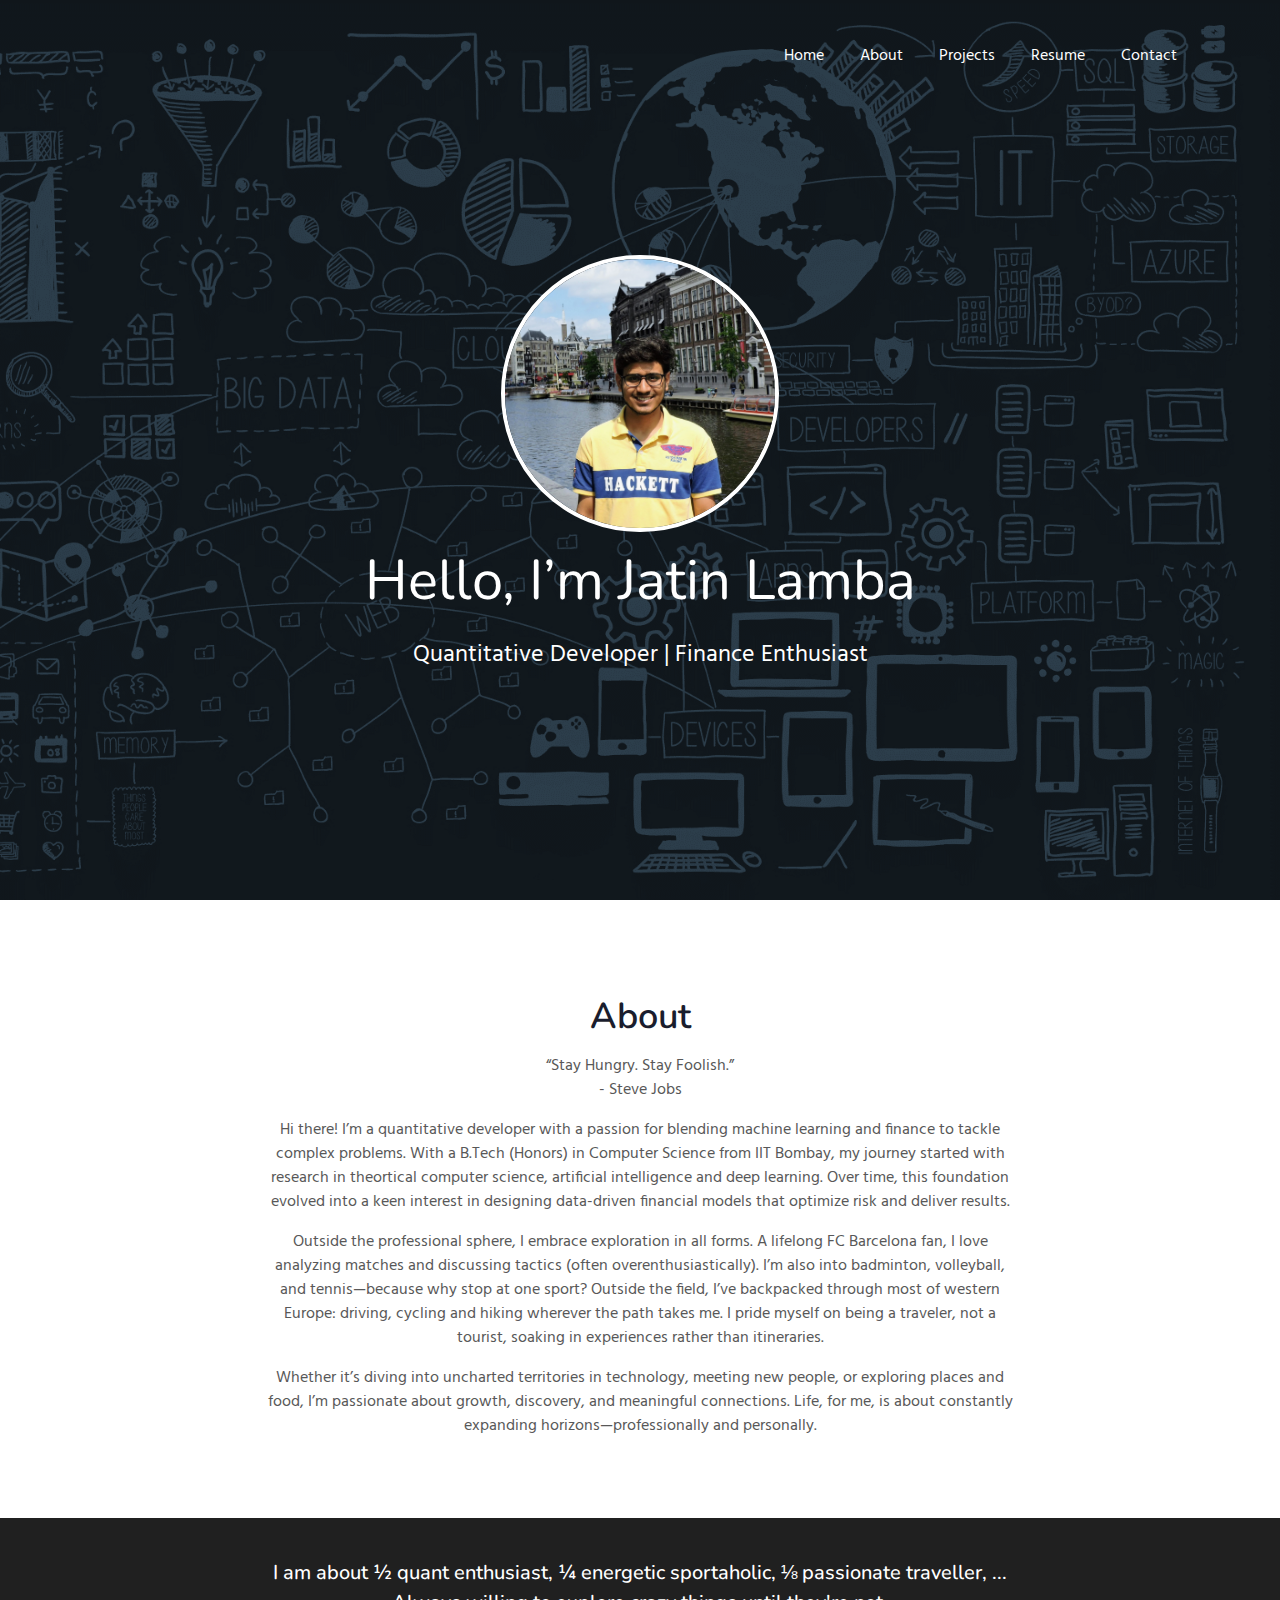
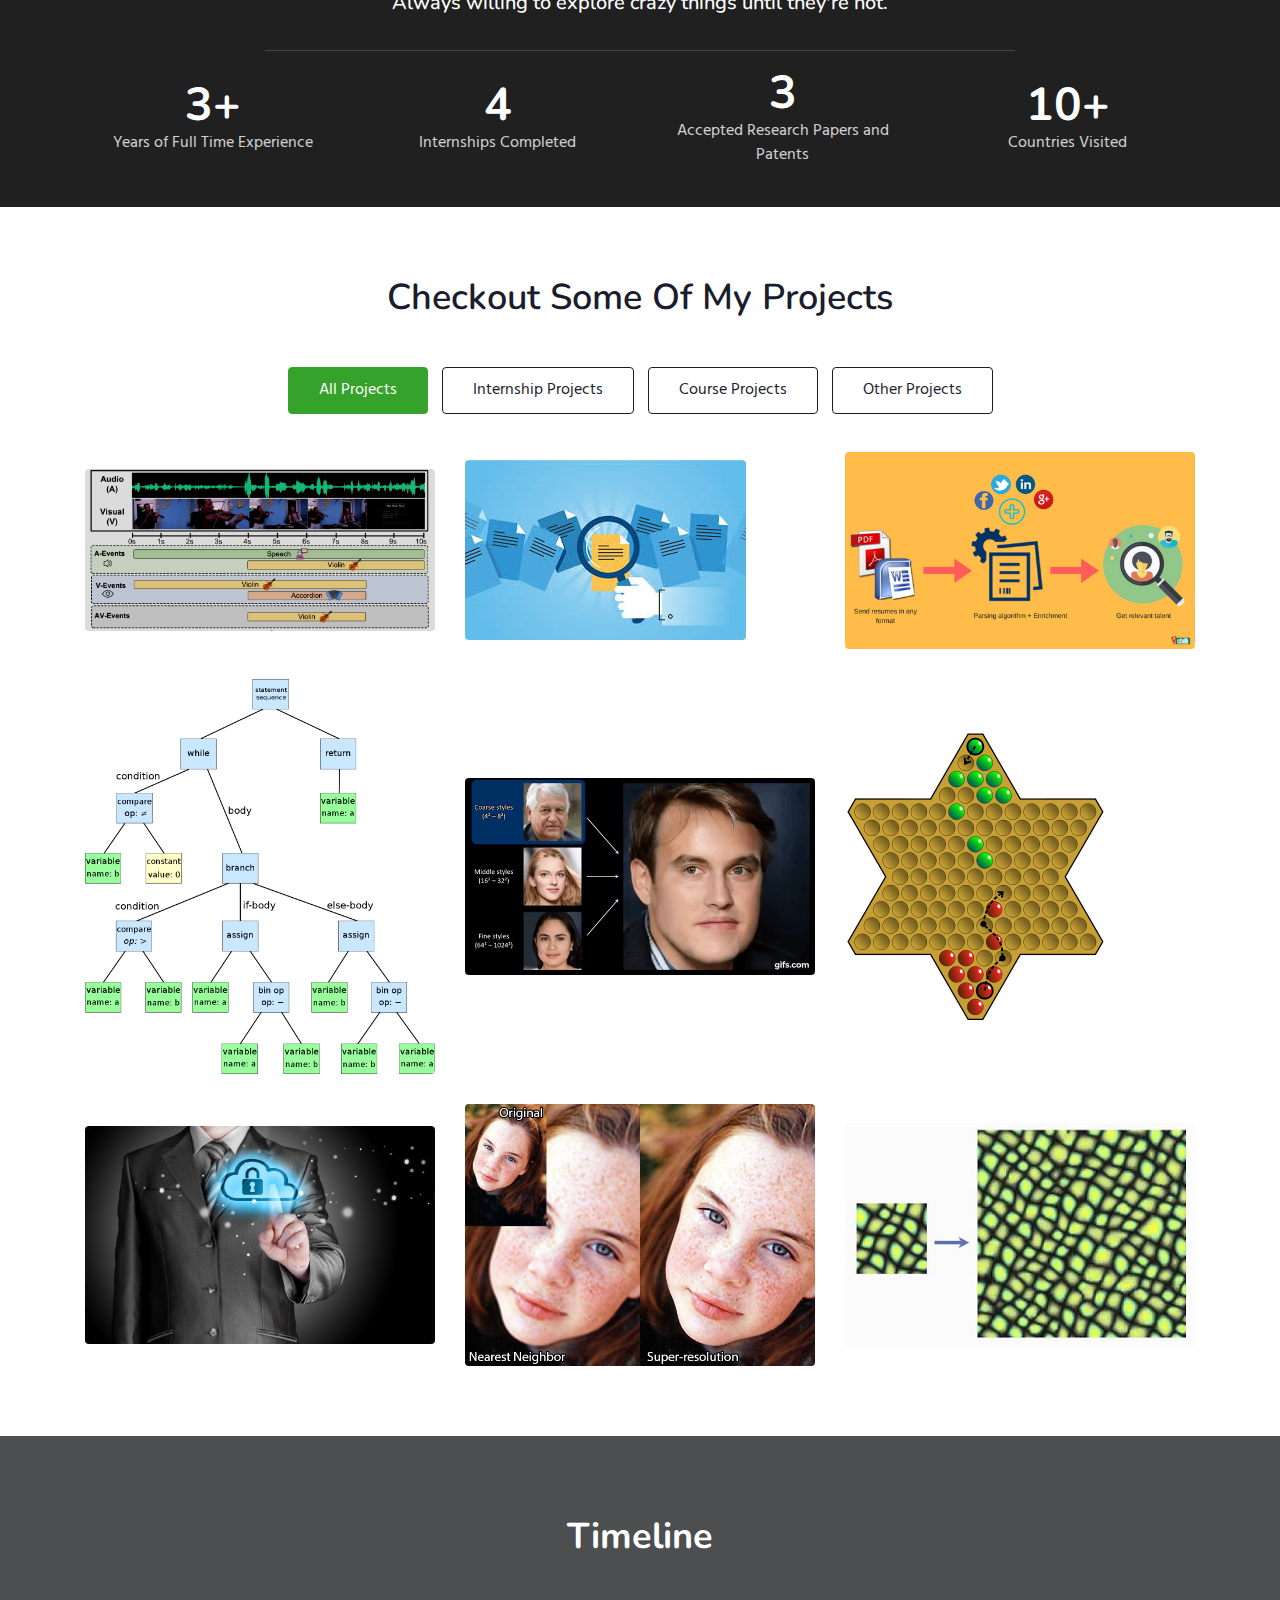
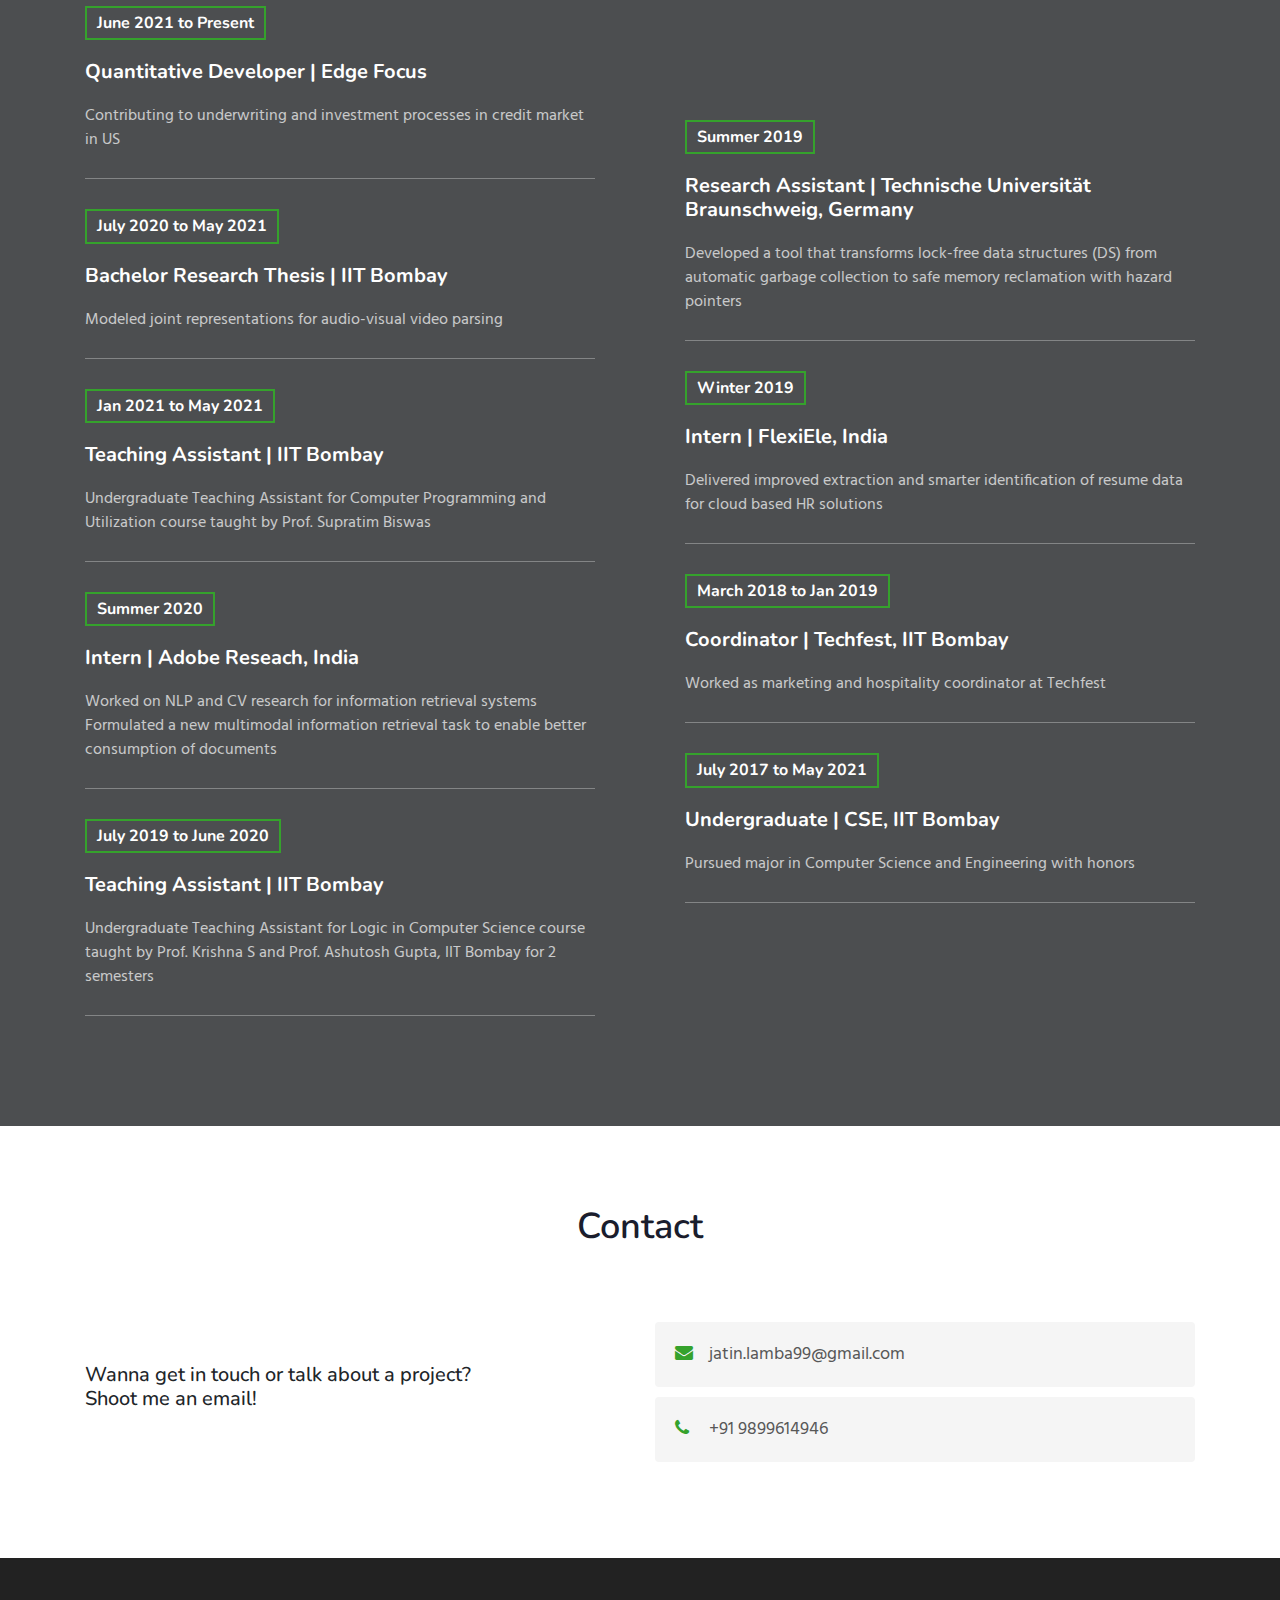
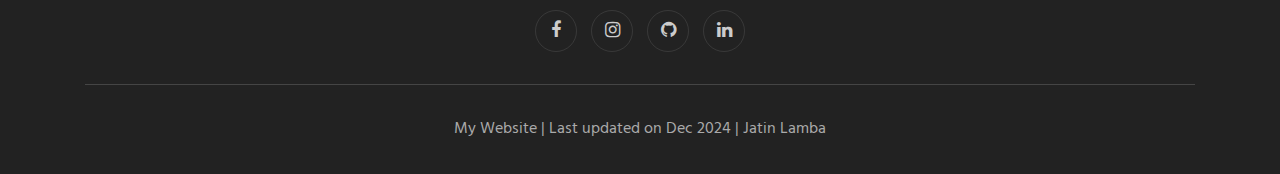
<file: index.html>
<!--
Author: W3layouts
Author URL: http://w3layouts.com
-->
<!doctype html>
<html lang="en">
  <head>
    <!-- Required meta tags -->
    <meta charset="utf-8">
    <meta name="viewport" content="width=device-width, initial-scale=1, shrink-to-fit=no">

    <title>Jatin Lamba</title>
    <!-- web fonts -->
    <link href="//fonts.googleapis.com/css?family=Nunito:400,600,700,800,900&display=swap" rel="stylesheet">
    <link href="//fonts.googleapis.com/css?family=Hind&display=swap" rel="stylesheet">
    <!-- //web fonts -->
    <!-- Template CSS -->
    <link rel="stylesheet" href="assets/css/style-starter.css">
  </head>
  <body>

<section class="w3l-bootstrap-header">
  <nav class="navbar navbar-expand-lg navbar-light py-lg-3 py-2">
    <div class="container">
      <!-- <a class="navbar-brand" href="index.html"> My Website</a> -->
      <!-- if logo is image enable this   
    <a class="navbar-brand" href="#index.html">
        <img src="image-path" alt="Your logo" title="Your logo" style="height:35px;" />
    </a> -->
      <button class="navbar-toggler" type="button" data-toggle="collapse" data-target="#navbarSupportedContent"
        aria-controls="navbarSupportedContent" aria-expanded="false" aria-label="Toggle navigation">
        <span class="navbar-toggler-icon fa fa-bars"></span>
      </button>

      <div class="collapse navbar-collapse" id="navbarSupportedContent">
        <ul class="navbar-nav ml-auto">
          <li class="nav-item">
            <a class="nav-link" href="index.html">Home</a>
          </li>
          <li class="nav-item">
            <a class="nav-link" href="#about">About</a>
          </li>
          <li class="nav-item">
            <a class="nav-link" href="#portfolio">Projects</a>
          </li>

          <li class="nav-item">
            <a class="nav-link" href="assets/jatin_lamba_resume.pdf">Resume</a>
          </li>
        
          <li class="nav-item">
            <a class="nav-link" href="#contact">Contact</a>
          </li>
        </ul>
        
      </div>
    </div>
  </nav>
</section>
 <!--  Main banner section -->
 <section class="w3l-main-banner" id="home">
  <div class="companies20-content">
    <div class="companies-wrapper">
        <div class="item">
         
            <div class="slider-info banner-view text-center">
              <div class="banner-info container">
                <img src="assets/images/dp.jpg" alt="about image" class="img-fluid">
                <h3 class="banner-text mt-5">Hello, I’m Jatin Lamba
                  </h3>
                  <p class="my-4 mb-5">Quantitative Developer | Finance Enthusiast </p><br>
               
              </div>
            </div>
          
        </div>
    </div>
  </div>
</section>
 <!--  //Main banner section -->
<section class="w3l-about" id="about">
<div class="skills-bars py-5">
 <div class="container py-md-3">
  <div class="heading text-center mx-auto">
    <h3 class="head">About</h3>
        <p class="my-3 head">“Stay Hungry. Stay Foolish.”
        <br>
        - Steve Jobs
        </p>
    <p class="my-3 head">
        Hi there! I’m a quantitative developer with a passion for blending machine learning and finance to tackle complex problems. With a B.Tech (Honors) in Computer Science from IIT Bombay, my journey started with research in theortical computer science, artificial intelligence and deep learning. Over time, this foundation evolved into a keen interest in designing data-driven financial models that optimize risk and deliver results.
        </p>
        <p class="my-3 head">
        Outside the professional sphere, I embrace exploration in all forms. A lifelong FC Barcelona fan, I love analyzing matches and discussing tactics (often overenthusiastically). I’m also into badminton, volleyball, and tennis—because why stop at one sport? Outside the field, I’ve backpacked through most of western Europe: driving, cycling and hiking wherever the path takes me. I pride myself on being a traveler, not a tourist, soaking in experiences rather than itineraries.
        </p>
        <p class="my-3 head">
        Whether it’s diving into uncharted territories in technology, meeting new people, or exploring places and food, I’m passionate about growth, discovery, and meaningful connections. Life, for me, is about constantly expanding horizons—professionally and personally.
    </p>
    </div>
    <!-- <h4 class="head text-center mx-auto" style="margin-top: 2em; border-top: 1px solid #454545; padding-top: 1em;">I've got some skills!</h4>
<div class="row mt-5 pt-3">
    <div class="col-lg-4 col-md-4 col-sm-6 skills-bar-grids mb-4 pb-2">
        <h4>C/C++</h4>
        <div class="progress">
        <div class="progress-bar progress-bar-striped bg-color" role="progressbar" style="width: 95% ;height:4px;" aria-valuenow="50" aria-valuemin="0" aria-valuemax="100">
      </div>
    </div>
</div>
    <div class="col-lg-4 col-md-4 col-sm-6 skills-bar-grids mb-4 pb-2">
        <h4>Python</h4>
        <div class="progress">
        <div class="progress-bar progress-bar-striped bg-color" role="progressbar" style="width: 90% ;height:4px;" aria-valuenow="50" aria-valuemin="0" aria-valuemax="100">
      </div>
    </div>
</div>
<div class="col-lg-4  col-md-4 col-sm-6 skills-bar-grids mb-4 pb-2">
    <h4>Pytorch</h4>
    <div class="progress">
    <div class="progress-bar progress-bar-striped bg-color" role="progressbar" style="width: 85% ;height:4px;" aria-valuenow="50" aria-valuemin="0" aria-valuemax="100">
  </div>
</div>
</div>
<div class="col-lg-4  col-md-4 col-sm-6 skills-bar-grids mb-4 pb-2">
    <h4>Django/PostgreSQL</h4>
    <div class="progress">
    <div class="progress-bar progress-bar-striped bg-color" role="progressbar" style="width: 80% ;height:4px;" aria-valuenow="50" aria-valuemin="0" aria-valuemax="100">
  </div>
</div>
</div>
<div class="col-lg-4  col-md-4 col-sm-6 skills-bar-grids mb-4 pb-2">
    <h4>Bash</h4>
    <div class="progress">
    <div class="progress-bar progress-bar-striped bg-color" role="progressbar" style="width: 75% ;height:4px;" aria-valuenow="50" aria-valuemin="0" aria-valuemax="100">
  </div>
</div>
</div>
<div class="col-lg-4  col-md-4 col-sm-6 skills-bar-grids mb-4 pb-2">
    <h4>HTML5</h4>
    <div class="progress">
    <div class="progress-bar progress-bar-striped bg-color" role="progressbar" style="width: 75% ;height:4px;" aria-valuenow="50" aria-valuemin="0" aria-valuemax="100">
  </div>
</div>
</div>

 </div>
 </div>
</div> -->
</section>
    <!-- specifications -->
<section class="w3l-specifications-9">
    <div class="main-w3 py-4" id="stats">
        <div class="container py-md-3">
            <div class="heading text-center mx-auto" style="border-bottom: 1px solid #454545; padding-bottom: 2em; margin-bottom: 1em;">
                <h5 class="head text-white" style="line-height: 150%;">I am about &frac12 quant enthusiast, &frac14 energetic sportaholic, &#8539 passionate traveller, ...<br>
                Always willing to explore crazy things until they're not.</h5>
                <!-- <p class="my-3 head text-white"> I am about &frac12 computer science enthusiast, &frac14 traveller, &#8539 couch potato, ...</p> -->
              </div>
            
           <div class="main-cont-wthree-fea row ">
                <div class="grids-speci1 col-lg-3 col-6">
                    <div class="spec-2 text-center">
                    <h3 class="title-spe">3+</h3>
                    <p>Years of Full Time Experience</p>
                </div>
                </div>
                <div class="grids-speci1 las-t col-lg-3 col-6  mt-lg-0 mt-4">
                    <div class="spec-2 text-center">
                     
                        <h3 class="title-spe">4</h3>
                        <p>Internships Completed</p>
                        </div>
                    </div>
                <div class="grids-speci1 midd-eff-spe col-lg-3 col-6">
                    <div class="spec-2 text-center">
                  
                    <h3 class="title-spe">3</h3>
                    <p>Accepted Research Papers and Patents</p>
                    </div>
                </div>
                <div class="grids-speci1 las-but col-lg-3 col-6  mt-lg-0 mt-4">
                    <div class="spec-2 text-center">
                    
                    <h3 class="title-spe">10+</h3>
                    <p>Countries Visited</p>
                    </div>
                </div>
            </div>
            
        </div>
    </div>
    <!-- //specifications -->
</section>
<div class="products-4" id="portfolio">
    <!-- Products4 block -->
    <div id="products4-block" class="text-center">
        <div class="container">
            <div class="heading text-center mx-auto mb-5">
                <h3 class="head">Checkout Some Of My Projects</h3>
                <!-- <p class="my-3 head"> Vestibulum ante ipsum primis in faucibus orci luctus et ultrices posuere cubilia Curae;
                Nulla mollis dapibus nunc, ut rhoncus
                turpis sodales quis. Integer sit amet mattis quam.</p> -->
              </div>
            <input id="tab1" type="radio" name="tabs" checked>
            <label class="tabtle" for="tab1">All Projects</label>

            <input id="tab2" type="radio" name="tabs">
            <label class="tabtle" for="tab2">Internship Projects</label>

            <input id="tab3" type="radio" name="tabs">
            <label class="tabtle" for="tab3">Course Projects</label>

            <input id="tab4" type="radio" name="tabs">
            <label class="tabtle" for="tab4">Other Projects</label>

            <section id="content1" class="tab-content text-left">
                <div class="d-grid grid-col-3">
                    <div class="product">
                        <a href="assets/images/video_text_retrieval.png" data-lightbox="example-set"
                            data-title="Modeling joint interactions between audio and visual entities for audio-visual video parsing task">
                            <figure>
                                <img src="assets/images/avvp3.png" class="img-responsive" alt="" />
                            </figure>
                        </a>
                    </div>
                    <div class="product">
                        <a href="assets/images/info_retrieval.jpeg" data-lightbox="example-set"
                            data-title="Improved the ability to query documents in a more natural way">
                            <figure>
                                <img src="assets/images/info_retrieval.jpeg" class="img-responsive" alt="" />
                            </figure>
                        </a>
                    </div>
                    <div class="product">
                        <a href="assets/images/resume-parser.png" data-lightbox="example-set"
                            data-title="Improved extraction and smarter identification of resume data for cloud based HR solutions">
                            <figure>
                                <img src="assets/images/resume-parser.png" class="img-responsive" alt="" />
                            </figure>
                        </a>
                        
                    </div>
                    <div class="product">
                        <a href="assets/images/ast.png" data-lightbox="example-set"
                            data-title="Developed a tool that transforms lock-free data structures from automatic garbage collection to safe memory reclamation with hazard pointers">
                            <figure>
                                <img src="assets/images/ast.png" class="img-responsive" alt="" />
                            </figure>
                        </a>
                       
                    </div>
                    <div class="product">
                        <a href="assets/images/face_generation.gif" data-lightbox="example-set"
                            data-title="Trained DCGANs on the CelebA dataset to generate realistic samples of human faces">
                            <figure>
                                <img src="assets/images/face_generation.gif" class="img-responsive" alt="" />
                            </figure>
                        </a>
                       
                    </div>
                    <div class="product">
                        <a href="assets/images/chinese_checkers.png" data-lightbox="example-set"
                            data-title="Designed AI bot capable of competing with humans and a game simulator that can predict winner at any stage">
                            <figure>
                                <img src="assets/images/chinese_checkers.png" class="img-responsive" alt="" />
                            </figure>
                        </a>
                      
                    </div>
                    <div class="product">
                        <a href="assets/images/spc.jpg" data-lightbox="example-set"
                            data-title="Designed a secure and personal cloud based file system with complete user control over encryption schema">
                            <figure>
                                <img src="assets/images/spc.jpg" class="img-responsive" alt="" />
                            </figure>
                        </a>
                       
                    </div>
                    <div class="product">
                        <a href="assets/images/super-resolution.jpg" data-lightbox="example-set"
                            data-title="Implemented deep CNN models to directly learn end-to-end mappings between low and high resolution images">
                            <figure>
                                <img src="assets/images/super-resolution.jpg" class="img-responsive" alt="" />
                            </figure>
                        </a>
                        
                    </div>
                    <div class="product">
                        <a href="assets/images/TextureSynthesis.jpg" data-lightbox="example-set"
                            data-title="Generated new stochastic textures using patch based synthesis procedure with existing images">
                            <figure>
                                <img src="assets/images/TextureSynthesis.jpg" class="img-responsive" alt="" />
                            </figure>
                        </a>
                        
                    </div>

                </div>
            </section>

            <section id="content2" class="tab-content text-left">
                <div class="d-grid grid-col-3">
                    <div class="product">
                        <a href="assets/images/info_retrieval.jpeg" data-lightbox="example-set"
                            data-title="Improved the ability to query documents in a more natural way">
                            <figure>
                                <img src="assets/images/info_retrieval.jpeg" class="img-responsive" alt="" />
                            </figure>
                        </a>
                    </div>
                    <div class="product">
                        <a href="assets/images/resume-parser.png" data-lightbox="example-set"
                            data-title="Improved extraction and smarter identification of resume data for cloud based HR solutions">
                            <figure>
                                <img src="assets/images/resume-parser.png" class="img-responsive" alt="" />
                            </figure>
                        </a>
                        
                    </div>
                    <div class="product">
                        <a href="assets/images/ast.png" data-lightbox="example-set"
                            data-title="Developed a tool that transforms lock-free data structures from automatic garbage collection to safe memory reclamation with hazard pointers">
                            <figure>
                                <img src="assets/images/ast.png" class="img-responsive" alt="" />
                            </figure>
                        </a>
                       
                    </div>
                    <div class="product">
                        <a href="assets/images/face_generation.gif" data-lightbox="example-set"
                            data-title="Trained DCGANs on the CelebA dataset to generate realistic samples of human faces">
                            <figure>
                                <img src="assets/images/face_generation.gif" class="img-responsive" alt="" />
                            </figure>
                        </a>
                       
                    </div>
                </div>
            </section>

            <section id="content3" class="tab-content text-left">
                <div class="d-grid grid-col-3">
                    <div class="product">
                        <a href="assets/images/chinese_checkers.png" data-lightbox="example-set"
                            data-title="Designed AI bot capable of competing with humans and a game simulator that can predict winner at any stage">
                            <figure>
                                <img src="assets/images/chinese_checkers.png" class="img-responsive" alt="" />
                            </figure>
                        </a>
                      
                    </div>
                    <div class="product">
                        <a href="assets/images/spc.jpg" data-lightbox="example-set"
                            data-title="Designed a secure and personal cloud based file system with complete user control over encryption schema">
                            <figure>
                                <img src="assets/images/spc.jpg" class="img-responsive" alt="" />
                            </figure>
                        </a>
                       
                    </div>
                    <div class="product">
                        <a href="assets/images/super-resolution.jpg" data-lightbox="example-set"
                            data-title="Implemented deep CNN models to directly learn end-to-end mappings between low and high resolution images">
                            <figure>
                                <img src="assets/images/super-resolution.jpg" class="img-responsive" alt="" />
                            </figure>
                        </a>
                        
                    </div>
                    <div class="product">
                        <a href="assets/images/email_service.png" data-lightbox="example-set"
                            data-title="Implemented simplified version of PoP3 email protocol with a server and multiple simultaneous clients with message retrieval support">
                            <figure>
                                <img src="assets/images/email_service.png" class="img-responsive" alt="" />
                            </figure>
                        </a>
                        
                    </div>
                    <div class="product">
                        <a href="assets/images/TextureSynthesis.jpg" data-lightbox="example-set"
                            data-title="Generated new stochastic textures using patch based synthesis procedure with existing images">
                            <figure>
                                <img src="assets/images/TextureSynthesis.jpg" class="img-responsive" alt="" />
                            </figure>
                        </a>
                        
                    </div>
                    <div class="product">
                        <a href="assets/images/sat_solver.png" data-lightbox="example-set"
                            data-title="Implemented the DPLL algorithm for deciding the boolean satisfiability of propositional logic formulae in conjunctive normal form">
                            <figure>
                                <img src="assets/images/sat_solver.png" class="img-responsive" alt="" />
                            </figure>
                        </a>
                    </div>
                </div>
            </section>

            <section id="content4" class="tab-content text-left">
                <div class="d-grid grid-col-3">
                    <div class="product">
                        <a href="assets/images/xlr8.jpg" data-lightbox="example-set"
                            data-title="Made an mobile application controlled motorized ground vehicle">
                            <figure>
                                <img src="assets/images/xlr8.jpg" class="img-responsive" alt="" />
                            </figure>
                        </a>
                      
                    </div>
                    <div class="product">
                        <a href="assets/images/form_reader.jpg" data-lightbox="example-set"
                            data-title="Automated the task of manual digitalization & validation of paper application forms">
                            <figure>
                                <img src="assets/images/form_reader.jpg" class="img-responsive" alt="" />
                            </figure>
                        </a>
                       
                    </div>
                </div>
            </section>
        </div>
    </div>
    <!-- Products4 block -->
</div>
<script src="assets/js/jquery-3.3.1.min.js"></script>
<script src="assets/js/lightbox-plus-jquery.min.js"></script>
<section class="services-12" id="experience">
	<div class="form-12-content">
		<div class="container">
            <h3 class="mb-5" style="text-align: center;">Timeline</h3>
			<div class="grid grid-column-2 ">
				<div class="column1">
                    <div class="experience-top">
                        <h5>June 2021 to Present</h5>
                        <h4>Quantitative Developer | Edge Focus</h4>
                        <p class="my-3 text-white">
                        Contributing to underwriting and investment processes in credit market in US                  
                        </p>
                    </div>

                    <div class="experience-top">
                        <h5>July 2020 to May 2021</h5>
                        <h4>Bachelor Research Thesis | IIT Bombay</h4>
                        <p class="my-3 text-white">
                        Modeled joint representations for audio-visual video parsing                 
                        </p>
                    </div>

                    <div class="experience-top">
                        <h5>Jan 2021 to May 2021</h5>
                          <h4>Teaching Assistant | IIT Bombay</h4>
                          <p class="my-3 text-white">
                              Undergraduate Teaching Assistant for Computer Programming and Utilization course taught by Prof. Supratim Biswas
                          </p>
                      </div>

					<div class="experience-top">
                        <h5>Summer 2020</h5>
						<h4>Intern | Adobe Reseach, India</h4>
						<p class="my-3 text-white">
                        Worked on NLP and CV research for information retrieval systems
                        <br>
                        Formulated a new multimodal information retrieval task to enable better consumption of documents                    
                        </p>
                    </div>
                    <div class="experience-top">
                        <h5>July 2019 to June 2020</h5>
                          <h4>Teaching Assistant | IIT Bombay</h4>
                          <p class="my-3 text-white">
                              Undergraduate Teaching Assistant for Logic in Computer Science course taught by Prof. Krishna S and Prof. Ashutosh Gupta, IIT Bombay for 2 semesters
                          </p>
                      </div>
					</div>
					<div class="column2">
            <!-- <h3 class="mb-5">Education</h3> -->
            <div class="experience-top">
                        <h5>Summer 2019</h5>
                        <h4>Research Assistant | Technische Universität Braunschweig, Germany</h4>
                        <p class="my-3 text-white">
                            Developed a tool that transforms lock-free data structures (DS) from automatic garbage collection to safe memory reclamation with hazard pointers
                        </p>
                        </div>
            <div class="experience-top">
              <h5>Winter 2019</h5>
              <h4>Intern | FlexiEle, India</h4>
              <p class="my-3 text-white">Delivered improved extraction and smarter identification of resume data for cloud based HR solutions</p>
              </div>
              <div class="experience-top">
                <h5>March 2018 to Jan 2019</h5>
                <h4>Coordinator | Techfest, IIT Bombay</h4>
                <p class="my-3 text-white">Worked as marketing and hospitality coordinator at Techfest</p>
                </div>
                <div class="experience-top">
                  <h5>July 2017 to May 2021</h5>
                  <h4>Undergraduate | CSE, IIT Bombay</h4>
                  <p class="my-3 text-white">
                      Pursued major in Computer Science and Engineering with honors
                   </p>
                  </div>
					</div>
			</div>
		</div>
	</div>
</section>


<!-- contact -->
<section class="w3l-contacts-12" id="contact">
    <div class="contact-top pt-5">
        <!-- <h3 style="text-align: center; margin-bottom: 1rem;">Contact</h3> -->
        <div class="heading text-center mx-auto mb-5">
                <h3 class="head">Contact</h3>
              </div>
        <div class="container py-md-3">
            
            <div class="row cont-main-top">
               <!-- contact form -->
               <div class="contacts12-main col-lg-6 ">
                <h5>Wanna get in touch or talk about a project?<br>Shoot me an email!</h5>
            </div>
            <!-- //contact form -->
                <!-- contact address -->
                <div class="contact col-lg-6 mt-lg-0 mt-5">
                    <!-- <div class="cont-subs">
                        <div class="cont-add">
                            <div class="cont-add-lft">
                                <span class="fa fa-map-marker" aria-hidden="true"></span>
                           </div>
                           <div class="cont-add-rgt">
                            <p class="contact-text-sub">Room 178, Hostel 5, IIT Bombay</p>
                        </div>
                      
                    </div> -->
                        <div class="cont-add add-2">
                            <div class="cont-add-lft">
                                <span class="fa fa-envelope" aria-hidden="true"></span>
                           </div> 
                           <div class="cont-add-rgt">
                          <a href="mailto:jatin.lamba99@gmail.com">
                                <p class="contact-text-sub">jatin.lamba99@gmail.com</p>
                            </a>
                        </div>
                       
                    </div>
                        <div class="cont-add">
                            <div class="cont-add-lft">
                                <span class="fa fa-phone" aria-hidden="true"></span>
                           </div>
                            <div class="cont-add-rgt">
                                 <a href="tel:+91 9899614946">
                                    <p class="contact-text-sub">+91 9899614946</p>
                                 </a>
                            </div>
                        </div>
                        <!-- <div class="cont-add add-3">
                            <div class="cont-add-lft">
                                <span class="fa fa-file-pdf-o" aria-hidden="true"></span>
                           </div>
                            <div class="cont-add-rgt">
                                <a href="#">
                                    <p class="contact-text-sub">Download Resume</p>
                                </a>
                            </div>
                           
                        </div> -->
                    </div>
                </div>
                <!-- //contact address -->
                 
            </div>
        </div>
    </div>
</section>
<!-- //contact -->

 <!-- grids block 5 -->
 <section class="w3l-footer-29-main" id="footer">
  <div class="footer-29 text-center">
      <div class="container">
        
        <div class="main-social-footer-29">
          <a href="https://www.facebook.com/jatin.lamba99/" class="facebook"><span class="fa fa-facebook"></span></a>
          <a href="https://www.instagram.com/jatin.lamba99/" class="instagram"><span class="fa fa-instagram"></span></a>
          <a href="https://github.com/jatinlambda" class="google-plus"><span class="fa fa-github"></span></a>
          <a href="https://www.linkedin.com/in/jatin-lamba99" class="linkedin"><span class="fa fa-linkedin"></span></a>
      </div>
          <div class="bottom-copies text-center">
              <p class="copy-footer-29">My Website | Last updated on Dec 2024 | Jatin Lamba</p>
               
          </div>
      </div>
  </div>
   <!-- move top -->
  <button onclick="topFunction()" id="movetop" title="Go to top">
              <span class="fa fa-angle-up"></span>
                 </button>
                 <script>
                     // When the user scrolls down 20px from the top of the document, show the button
                     window.onscroll = function () {
                         scrollFunction()
                     };
              
                     function scrollFunction() {
                         if (document.body.scrollTop > 20 || document.documentElement.scrollTop > 20) {
                             document.getElementById("movetop").style.display = "block";
                         } else {
                             document.getElementById("movetop").style.display = "none";
                         }
                     }
              
                     // When the user clicks on the button, scroll to the top of the document
                     function topFunction() {
                         document.body.scrollTop = 0;
                         document.documentElement.scrollTop = 0;
                     }
                 </script>
                 <!-- /move top -->
</section>
<!-- // grids block 5 -->
<script src="assets/js/jquery-3.3.1.min.js"></script>
<!-- //footer-28 block -->
</section>

<script>
    $(function () {
      $('.navbar-toggler').click(function () {
        $('body').toggleClass('noscroll');
      })
    });
  </script>
  <!-- jQuery first, then Popper.js, then Bootstrap JS -->
  <script src="https://code.jquery.com/jquery-3.4.1.slim.min.js"
    integrity="sha384-J6qa4849blE2+poT4WnyKhv5vZF5SrPo0iEjwBvKU7imGFAV0wwj1yYfoRSJoZ+n" crossorigin="anonymous">
  </script>
  
  <script src="https://stackpath.bootstrapcdn.com/bootstrap/4.4.1/js/bootstrap.min.js"
    integrity="sha384-wfSDF2E50Y2D1uUdj0O3uMBJnjuUD4Ih7YwaYd1iqfktj0Uod8GCExl3Og8ifwB6" crossorigin="anonymous">
  </script>

<!-- Smooth scrolling -->



</body>

</html>
<!-- // grids block 5 -->
</file>
